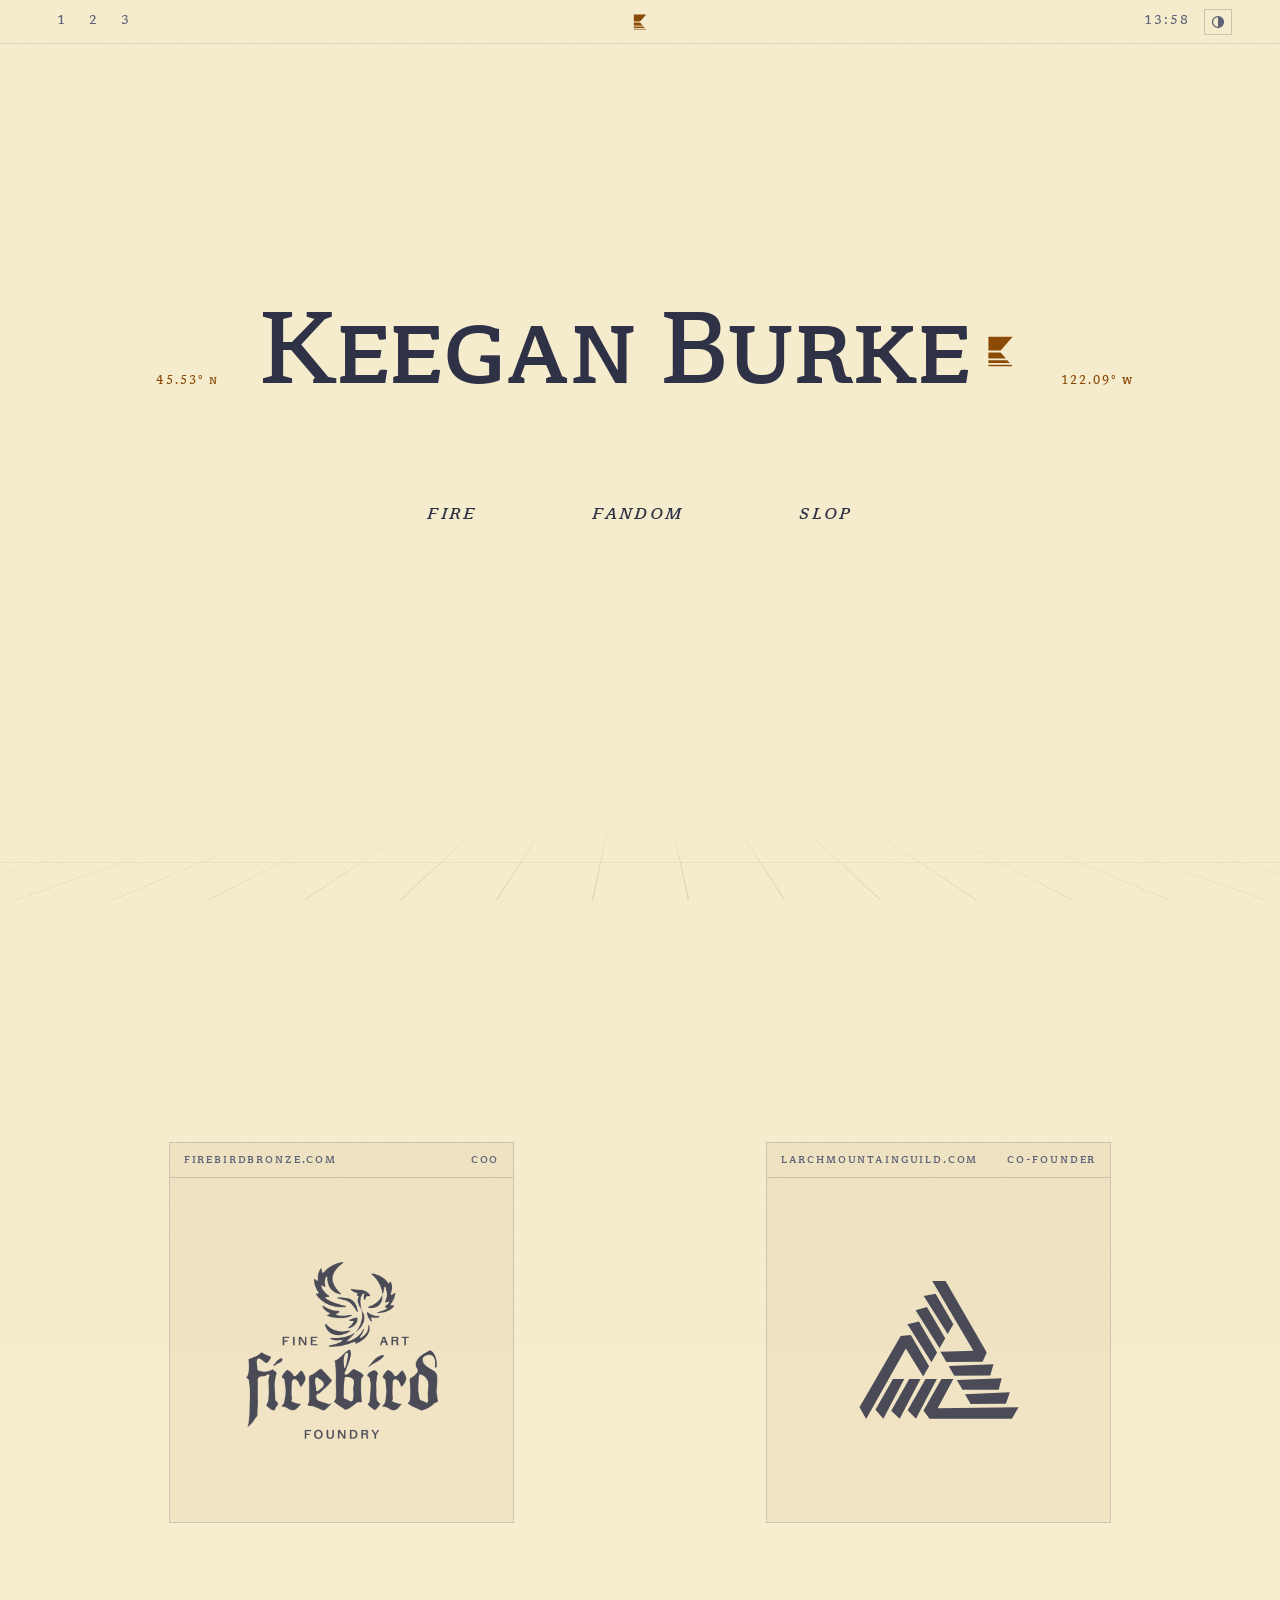
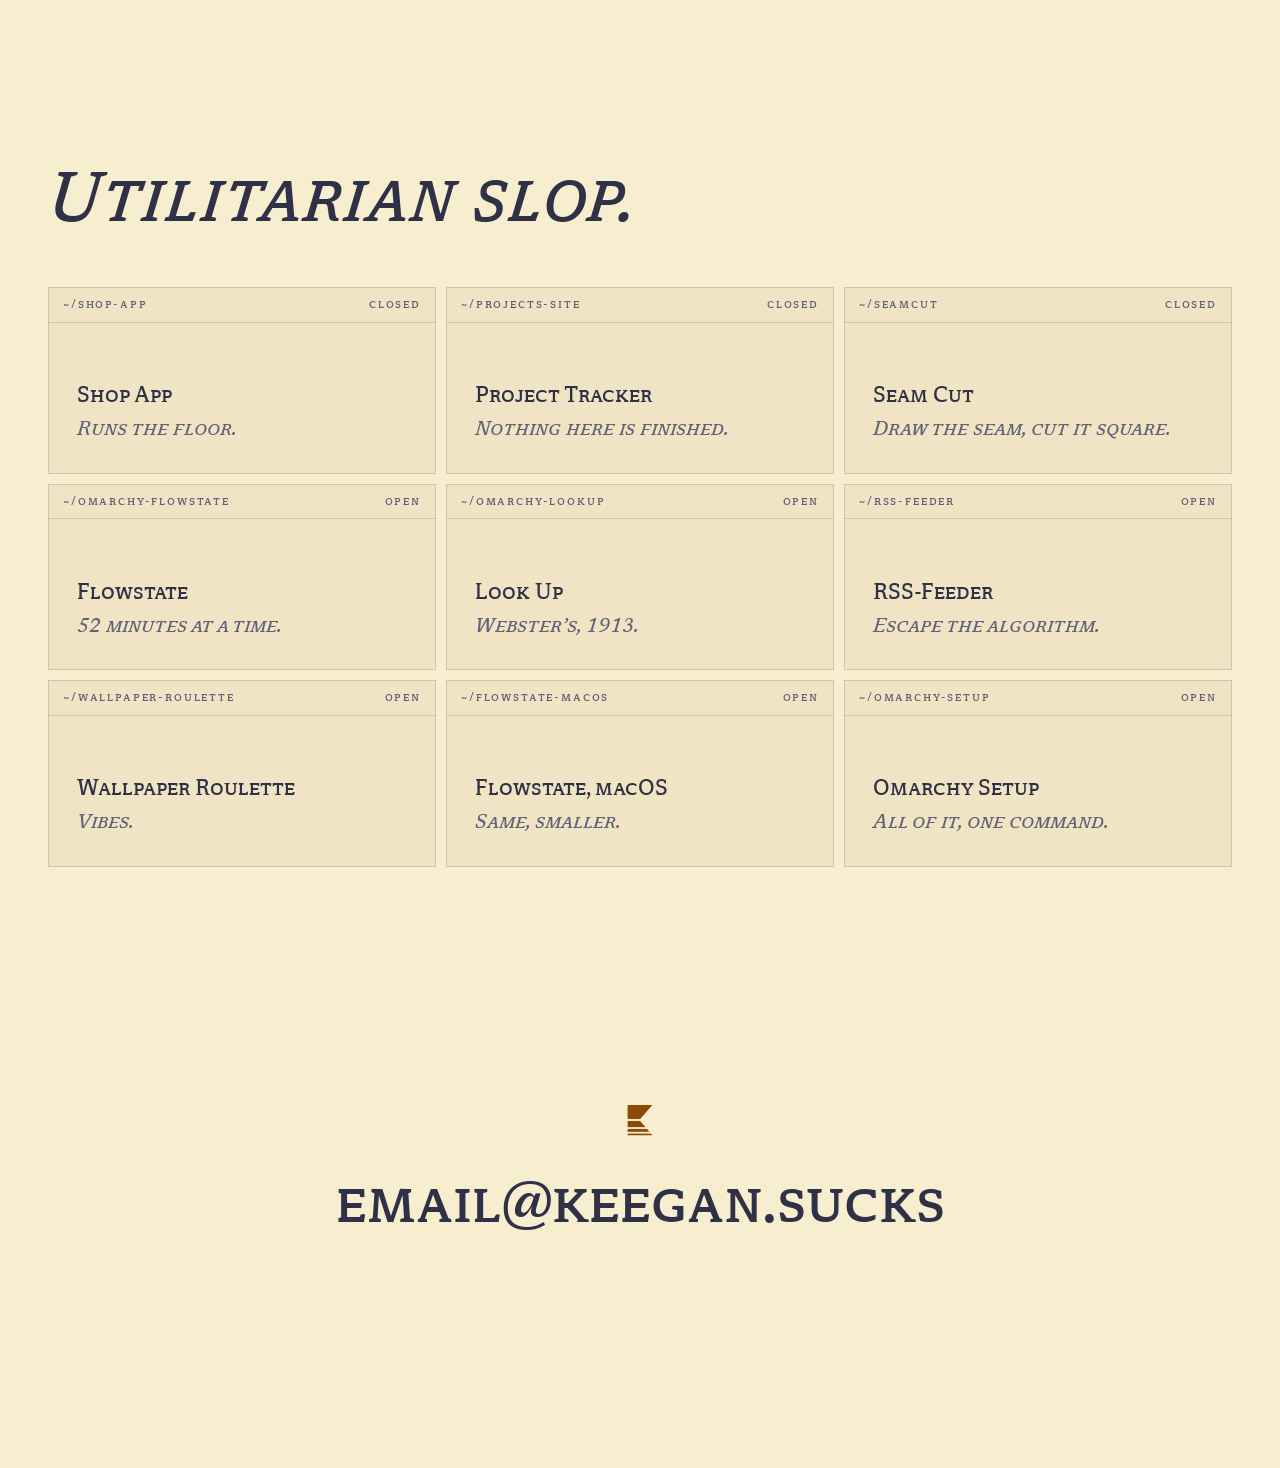
<file: index.html>
<!DOCTYPE html>
<html lang="en">
<head>
<meta charset="utf-8">
<meta name="viewport" content="width=device-width, initial-scale=1">
<title>Keegan Burke</title>
<meta name="description" content="Keegan Burke. Firebird Fine Art Foundry. Larch Mountain Guild.">
<meta name="color-scheme" content="light dark">
<meta name="theme-color" media="(prefers-color-scheme: light)" content="#f7eecf">
<meta name="theme-color" media="(prefers-color-scheme: dark)" content="#121212">
<link rel="canonical" href="https://keegan.sucks/">
<link rel="icon" href="/favicon.svg" type="image/svg+xml">
<link rel="icon" href="/favicon-32.png" type="image/png" sizes="32x32">
<link rel="apple-touch-icon" href="/apple-touch-icon.png">
<meta property="og:type" content="website">
<meta property="og:url" content="https://keegan.sucks/">
<meta property="og:title" content="Keegan Burke">
<meta property="og:description" content="45.53° N · 122.09° W">
<meta property="og:image" content="https://keegan.sucks/og.png">
<meta property="og:image:width" content="1200">
<meta property="og:image:height" content="630">
<meta name="twitter:card" content="summary_large_image">
<link rel="preload" href="/assets/fonts/Libron-Regular.woff2" as="font" type="font/woff2" crossorigin>
<script>
  // Set the theme before first paint: a saved choice wins, otherwise follow the system.
  try { var t = localStorage.getItem("theme"); if (t === "light" || t === "dark") document.documentElement.dataset.theme = t; } catch (e) {}
  document.documentElement.classList.add("js");
</script>
<link rel="stylesheet" href="/assets/site.css?v=8">
</head>
<body>

<a class="skip" href="#now">Skip</a>

<header class="bar" role="banner">
  <nav class="workspaces" aria-label="Sections">
    <a href="#now" data-ws="now">1</a>
    <a href="#code" data-ws="code">2</a>
    <a href="#contact" data-ws="contact">3</a>
  </nav>
  <a class="bar-mark" href="#top" aria-label="Back to top"><span class="mark" aria-hidden="true"></span></a>
  <div class="bar-right">
    <time class="clock" id="clock">--:--</time>
    <button class="theme-toggle" type="button" aria-label="Switch between light and dark" title="Light / dark (T)">
      <svg viewBox="0 0 16 16" aria-hidden="true"><circle cx="8" cy="8" r="6.25" fill="none" stroke="currentColor" stroke-width="1.5"/><path d="M8 1.75a6.25 6.25 0 0 1 0 12.5Z" fill="currentColor"/></svg>
    </button>
  </div>
</header>

<main>

  <section class="hero" id="top" aria-label="Keegan Burke">
    <div class="hero-inner">
      <p class="margin margin-l reveal">45.53° N</p>
      <h1 class="reveal">Keegan Burke<span class="cursor" aria-hidden="true"></span></h1>
      <p class="margin margin-r reveal">122.09° W</p>

      <ul class="triad reveal">
        <li><a href="#firebird" data-focus="firebird">Fire</a></li>
        <li><a href="#guild" data-focus="guild">Fandom</a></li>
        <li><a href="#code">Slop</a></li>
      </ul>
    </div>
    <div class="floor" aria-hidden="true"></div>
  </section>

  <section class="ws" id="now" aria-label="Firebird Fine Art Foundry and Larch Mountain Guild">
    <div class="tiles tiles-ventures">
      <a class="win win-venture reveal" id="firebird" href="https://firebirdbronze.com">
        <span class="win-bar"><span class="win-title">firebirdbronze.com</span><span class="win-meta">coo</span></span>
        <span class="win-body"><span class="logo logo-firebird" role="img" aria-label="Firebird Fine Art Foundry"></span></span>
      </a>
      <a class="win win-venture reveal" id="guild" href="https://larchmountainguild.com">
        <span class="win-bar"><span class="win-title">larchmountainguild.com</span><span class="win-meta">co-founder</span></span>
        <span class="win-body"><span class="logo logo-lmg" role="img" aria-label="Larch Mountain Guild"></span></span>
      </a>
    </div>
  </section>

  <section class="ws" id="code" aria-labelledby="code-h">
    <h2 id="code-h" class="slop reveal">Utilitarian slop.</h2>
    <div class="tiles tiles-code">
      <div class="win reveal">
        <span class="win-bar"><span class="win-title">~/shop-app</span><span class="win-meta">closed</span></span>
        <span class="win-body"><span class="win-h">Shop App</span><span class="win-p">Runs the floor.</span></span>
      </div>
      <div class="win reveal">
        <span class="win-bar"><span class="win-title">~/projects-site</span><span class="win-meta">closed</span></span>
        <span class="win-body"><span class="win-h">Project Tracker</span><span class="win-p">Nothing here is finished.</span></span>
      </div>
      <div class="win reveal">
        <span class="win-bar"><span class="win-title">~/seamcut</span><span class="win-meta">closed</span></span>
        <span class="win-body"><span class="win-h">Seam Cut</span><span class="win-p">Draw the seam, cut it square.</span></span>
      </div>
      <a class="win reveal" href="https://github.com/keegan-sucks/omarchy-flowstate">
        <span class="win-bar"><span class="win-title">~/omarchy-flowstate</span><span class="win-meta">open</span></span>
        <span class="win-body"><span class="win-h">Flowstate</span><span class="win-p">52 minutes at a time.</span></span>
      </a>
      <a class="win reveal" href="https://github.com/keegan-sucks/omarchy-lookup">
        <span class="win-bar"><span class="win-title">~/omarchy-lookup</span><span class="win-meta">open</span></span>
        <span class="win-body"><span class="win-h">Look Up</span><span class="win-p">Webster’s, 1913.</span></span>
      </a>
      <a class="win reveal" href="https://github.com/keegan-sucks/rss-feeder">
        <span class="win-bar"><span class="win-title">~/rss-feeder</span><span class="win-meta">open</span></span>
        <span class="win-body"><span class="win-h">RSS-Feeder</span><span class="win-p">Escape the algorithm.</span></span>
      </a>
      <a class="win reveal" href="https://github.com/keegan-sucks/omarchy-wallpaper-roulette">
        <span class="win-bar"><span class="win-title">~/wallpaper-roulette</span><span class="win-meta">open</span></span>
        <span class="win-body"><span class="win-h">Wallpaper Roulette</span><span class="win-p">Vibes.</span></span>
      </a>
      <a class="win reveal" href="https://github.com/keegan-sucks/flowstate-macos">
        <span class="win-bar"><span class="win-title">~/flowstate-macos</span><span class="win-meta">open</span></span>
        <span class="win-body"><span class="win-h">Flowstate, macOS</span><span class="win-p">Same, smaller.</span></span>
      </a>
      <a class="win reveal" href="https://github.com/keegan-sucks/omarchy-setup">
        <span class="win-bar"><span class="win-title">~/omarchy-setup</span><span class="win-meta">open</span></span>
        <span class="win-body"><span class="win-h">Omarchy Setup</span><span class="win-p">All of it, one command.</span></span>
      </a>
    </div>
  </section>

  <section class="ws contact" id="contact" aria-label="Contact">
    <span class="mark mark-lg reveal" aria-hidden="true"></span>
    <a class="mail reveal" href="mailto:email@keegan.sucks">email@keegan.sucks</a>
  </section>

</main>

<script src="/assets/site.js?v=8" defer></script>
</body>
</html>
</file>
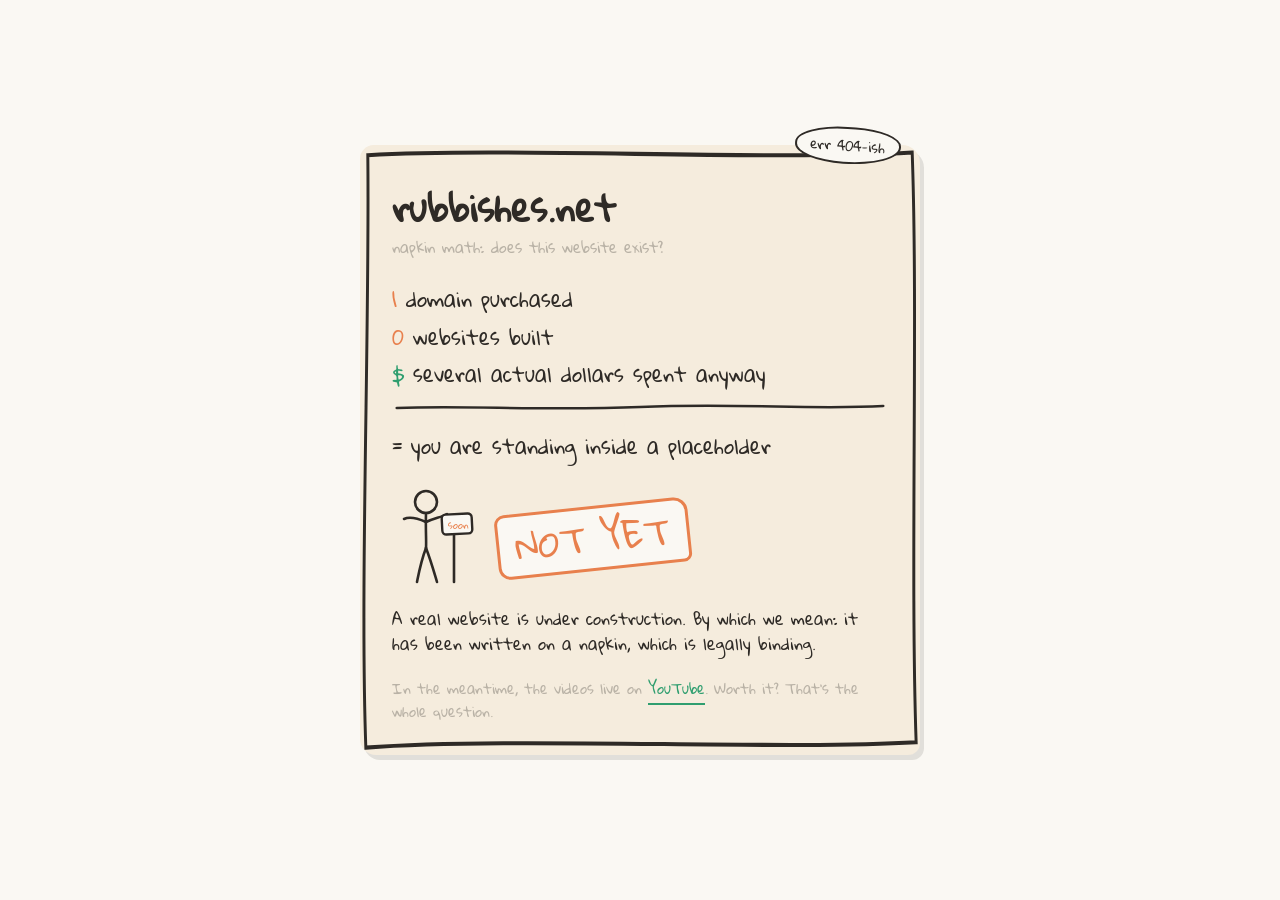
<file: rubbishes/index.html>
<!DOCTYPE html>
<html lang="en">
<head>
<meta charset="UTF-8">
<meta name="viewport" content="width=device-width, initial-scale=1.0">
<title>rubbishes</title>
<meta name="description" content="Rubbishes. Website under construction. We did the math.">
<link rel="preconnect" href="https://fonts.googleapis.com">
<link rel="preconnect" href="https://fonts.gstatic.com" crossorigin>
<link href="https://fonts.googleapis.com/css2?family=Gloria+Hallelujah&display=swap" rel="stylesheet">
<style>
  :root{
    --bg:#faf8f3;
    --line:#2e2a26;
    --soft:#f5ecdd;
    --accent:#e8804d;
    --green:#2f9e6f;
    --neutral:#b9b2a6;
  }
  *{box-sizing:border-box;margin:0;padding:0}
  html,body{height:100%}
  body{
    background:var(--bg);
    color:var(--line);
    font-family:'Gloria Hallelujah',cursive;
    display:flex;
    align-items:center;
    justify-content:center;
    padding:2rem 1rem;
    line-height:1.6;
  }
  .napkin{
    max-width:560px;
    width:100%;
    background:var(--soft);
    border-radius:14px 18px 12px 16px; /* deliberately uneven */
    padding:2.5rem 2rem 2rem;
    position:relative;
    box-shadow:4px 5px 0 rgba(46,42,38,.12);
  }
  /* hand-drawn border: an SVG rectangle that misses its corners */
  .napkin svg.border{
    position:absolute;inset:-6px;width:calc(100% + 12px);height:calc(100% + 12px);
    pointer-events:none;
  }
  h1{
    font-size:clamp(1.6rem,5vw,2.2rem);
    line-height:1.3;
    margin-bottom:.25rem;
  }
  .sub{
    color:var(--neutral);
    font-size:.95rem;
    margin-bottom:1.5rem;
  }
  .math{
    font-size:clamp(1.05rem,3.5vw,1.25rem);
    margin:0 0 .35rem;
  }
  .math .num{color:var(--accent)}
  .math .money{color:var(--green)}
  .rule{
    border:none;
    height:14px;
    margin:.6rem 0 1rem;
    background:no-repeat center/100% 100% url("data:image/svg+xml;utf8,<svg xmlns='http://www.w3.org/2000/svg' viewBox='0 0 400 14' preserveAspectRatio='none'><path d='M4 8 C 60 5, 120 11, 200 7 S 340 10, 396 6' stroke='%232e2a26' stroke-width='2.5' fill='none' stroke-linecap='round'/></svg>");
  }
  .verdict-row{
    display:flex;
    align-items:center;
    gap:1.25rem;
    flex-wrap:wrap;
    margin:1.5rem 0 1rem;
  }
  .stamp{
    font-size:clamp(1.5rem,6vw,2.1rem);
    color:var(--accent);
    border:3px solid var(--accent);
    border-radius:10px 14px 8px 12px;
    padding:.2rem 1rem .1rem;
    transform:rotate(-6deg);
    display:inline-block;
    animation:slam .45s cubic-bezier(.2,1.6,.4,1) .6s both;
    text-shadow:1px 1px 0 var(--bg);
    background:var(--bg);
  }
  @keyframes slam{
    from{transform:rotate(-14deg) scale(2.4);opacity:0}
    to{transform:rotate(-6deg) scale(1);opacity:1}
  }
  @media (prefers-reduced-motion:reduce){
    .stamp{animation:none}
  }
  .figure{flex:0 0 auto}
  .footer{
    margin-top:1.25rem;
    font-size:.9rem;
    color:var(--neutral);
  }
  .footer a{
    color:var(--green);
    text-decoration:none;
    border-bottom:2px solid var(--green);
  }
  .footer a:focus-visible{
    outline:3px dashed var(--accent);
    outline-offset:3px;
  }
  .errno{
    position:absolute;
    top:-1.1rem;
    right:1.2rem;
    background:var(--bg);
    border:2.5px solid var(--line);
    border-radius:50% 45% 55% 48%;
    padding:.35rem .8rem;
    transform:rotate(4deg);
    font-size:.85rem;
  }
</style>
</head>
<body>
  <main class="napkin">
    <svg class="border" viewBox="0 0 580 460" preserveAspectRatio="none" aria-hidden="true">
      <path d="M14 12 C 150 6, 420 16, 566 10 C 572 130, 564 320, 570 446
               C 430 452, 160 442, 12 450 C 6 330, 16 140, 14 12 Z"
            fill="none" stroke="var(--line)" stroke-width="3" stroke-linecap="round"/>
    </svg>

    <span class="errno">err 404-ish</span>

    <h1>rubbishes.net</h1>
    <p class="sub">napkin math: does this website exist?</p>

    <p class="math"><span class="num">1</span> domain purchased</p>
    <p class="math"><span class="num">0</span> websites built</p>
    <p class="math"><span class="money">$</span> several actual dollars spent anyway</p>
    <hr class="rule">
    <p class="math">= you are standing inside a placeholder</p>

    <div class="verdict-row">
      <svg class="figure" width="84" height="104" viewBox="0 0 84 104" aria-label="stick figure shrugging next to a sign that says soon">
        <!-- head -->
        <circle cx="34" cy="16" r="11" fill="none" stroke="var(--line)" stroke-width="2.6"/>
        <!-- body -->
        <path d="M34 27 C 33.5 45, 34.5 55, 34 62" fill="none" stroke="var(--line)" stroke-width="2.6" stroke-linecap="round"/>
        <!-- shrug arms -->
        <path d="M34 36 C 25 32, 18 30, 12 33" fill="none" stroke="var(--line)" stroke-width="2.6" stroke-linecap="round"/>
        <path d="M34 36 C 43 32, 50 31, 55 28" fill="none" stroke="var(--line)" stroke-width="2.6" stroke-linecap="round"/>
        <!-- legs -->
        <path d="M34 62 C 29 75, 27 86, 25 96" fill="none" stroke="var(--line)" stroke-width="2.6" stroke-linecap="round"/>
        <path d="M34 62 C 39 75, 42 86, 45 96" fill="none" stroke="var(--line)" stroke-width="2.6" stroke-linecap="round"/>
        <!-- little sign -->
        <path d="M62 44 L62 96" stroke="var(--line)" stroke-width="2.6" stroke-linecap="round"/>
        <rect x="50" y="28" width="30" height="20" rx="4" fill="var(--bg)" stroke="var(--line)" stroke-width="2.4" transform="rotate(-3 65 38)"/>
        <text x="56" y="43" font-family="'Gloria Hallelujah',cursive" font-size="10" fill="var(--accent)" transform="rotate(-3 65 38)">soon</text>
      </svg>
      <span class="stamp">NOT YET</span>
    </div>

    <p>A real website is under construction. By which we mean: it has been written on a napkin, which is legally binding.</p>

    <p class="footer">
      In the meantime, the videos live on
      <a href="https://www.youtube.com/@rubbishes">YouTube</a>.
      Worth it? That's the whole question.
    </p>
  </main>
</body>
</html>
</file>
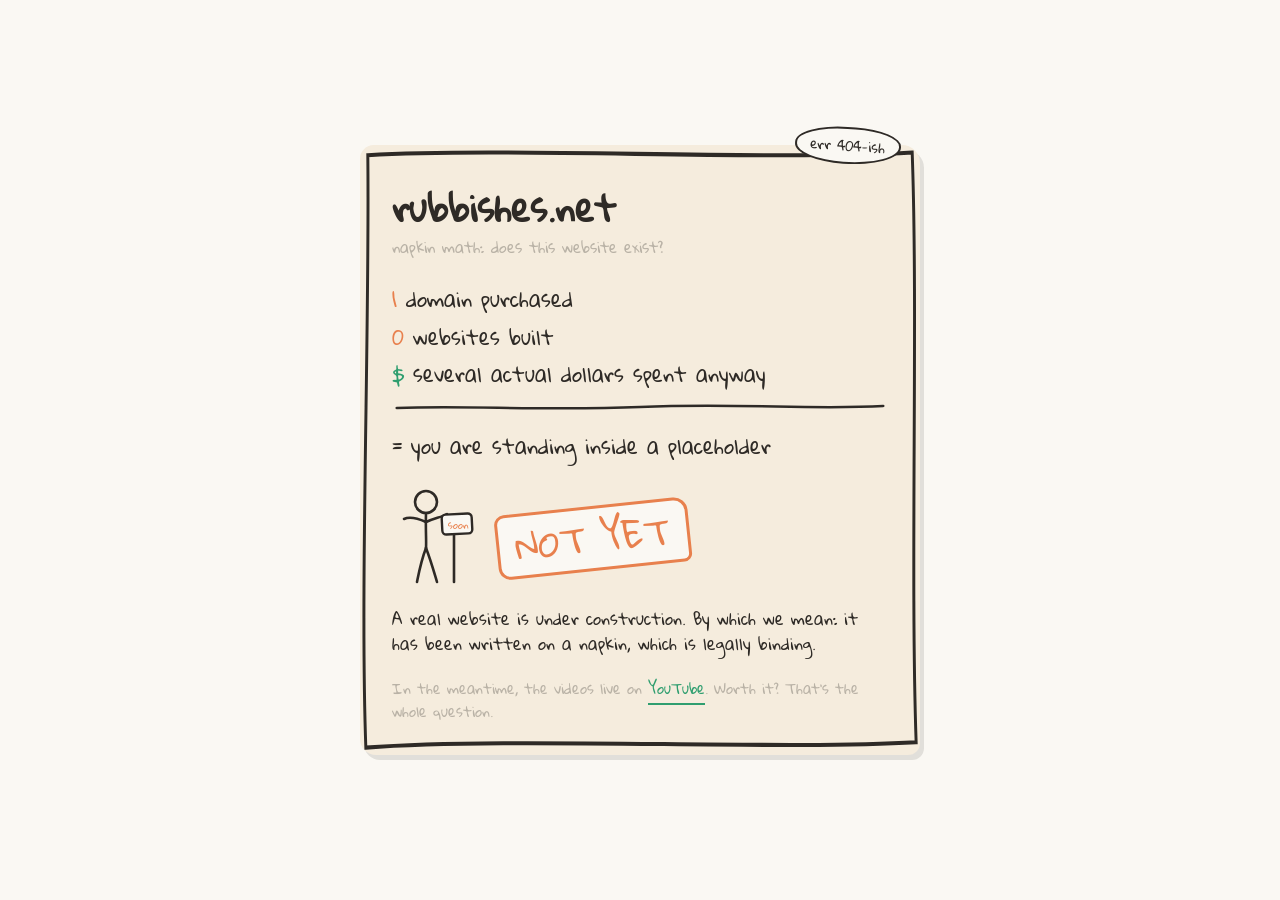
<file: rubbishes:index.html>
<!DOCTYPE html>
<html lang="en">
<head>
<meta charset="UTF-8">
<meta name="viewport" content="width=device-width, initial-scale=1.0">
<title>rubbishes.net — does this website exist?</title>
<meta name="description" content="Rubbishes. Website under construction. We did the math.">
<link rel="preconnect" href="https://fonts.googleapis.com">
<link rel="preconnect" href="https://fonts.gstatic.com" crossorigin>
<link href="https://fonts.googleapis.com/css2?family=Gloria+Hallelujah&display=swap" rel="stylesheet">
<style>
  :root{
    --bg:#faf8f3;
    --line:#2e2a26;
    --soft:#f5ecdd;
    --accent:#e8804d;
    --green:#2f9e6f;
    --neutral:#b9b2a6;
  }
  *{box-sizing:border-box;margin:0;padding:0}
  html,body{height:100%}
  body{
    background:var(--bg);
    color:var(--line);
    font-family:'Gloria Hallelujah',cursive;
    display:flex;
    align-items:center;
    justify-content:center;
    padding:2rem 1rem;
    line-height:1.6;
  }
  .napkin{
    max-width:560px;
    width:100%;
    background:var(--soft);
    border-radius:14px 18px 12px 16px; /* deliberately uneven */
    padding:2.5rem 2rem 2rem;
    position:relative;
    box-shadow:4px 5px 0 rgba(46,42,38,.12);
  }
  /* hand-drawn border: an SVG rectangle that misses its corners */
  .napkin svg.border{
    position:absolute;inset:-6px;width:calc(100% + 12px);height:calc(100% + 12px);
    pointer-events:none;
  }
  h1{
    font-size:clamp(1.6rem,5vw,2.2rem);
    line-height:1.3;
    margin-bottom:.25rem;
  }
  .sub{
    color:var(--neutral);
    font-size:.95rem;
    margin-bottom:1.5rem;
  }
  .math{
    font-size:clamp(1.05rem,3.5vw,1.25rem);
    margin:0 0 .35rem;
  }
  .math .num{color:var(--accent)}
  .math .money{color:var(--green)}
  .rule{
    border:none;
    height:14px;
    margin:.6rem 0 1rem;
    background:no-repeat center/100% 100% url("data:image/svg+xml;utf8,<svg xmlns='http://www.w3.org/2000/svg' viewBox='0 0 400 14' preserveAspectRatio='none'><path d='M4 8 C 60 5, 120 11, 200 7 S 340 10, 396 6' stroke='%232e2a26' stroke-width='2.5' fill='none' stroke-linecap='round'/></svg>");
  }
  .verdict-row{
    display:flex;
    align-items:center;
    gap:1.25rem;
    flex-wrap:wrap;
    margin:1.5rem 0 1rem;
  }
  .stamp{
    font-size:clamp(1.5rem,6vw,2.1rem);
    color:var(--accent);
    border:3px solid var(--accent);
    border-radius:10px 14px 8px 12px;
    padding:.2rem 1rem .1rem;
    transform:rotate(-6deg);
    display:inline-block;
    animation:slam .45s cubic-bezier(.2,1.6,.4,1) .6s both;
    text-shadow:1px 1px 0 var(--bg);
    background:var(--bg);
  }
  @keyframes slam{
    from{transform:rotate(-14deg) scale(2.4);opacity:0}
    to{transform:rotate(-6deg) scale(1);opacity:1}
  }
  @media (prefers-reduced-motion:reduce){
    .stamp{animation:none}
  }
  .figure{flex:0 0 auto}
  .footer{
    margin-top:1.25rem;
    font-size:.9rem;
    color:var(--neutral);
  }
  .footer a{
    color:var(--green);
    text-decoration:none;
    border-bottom:2px solid var(--green);
  }
  .footer a:focus-visible{
    outline:3px dashed var(--accent);
    outline-offset:3px;
  }
  .errno{
    position:absolute;
    top:-1.1rem;
    right:1.2rem;
    background:var(--bg);
    border:2.5px solid var(--line);
    border-radius:50% 45% 55% 48%;
    padding:.35rem .8rem;
    transform:rotate(4deg);
    font-size:.85rem;
  }
</style>
</head>
<body>
  <main class="napkin">
    <svg class="border" viewBox="0 0 580 460" preserveAspectRatio="none" aria-hidden="true">
      <path d="M14 12 C 150 6, 420 16, 566 10 C 572 130, 564 320, 570 446
               C 430 452, 160 442, 12 450 C 6 330, 16 140, 14 12 Z"
            fill="none" stroke="var(--line)" stroke-width="3" stroke-linecap="round"/>
    </svg>

    <span class="errno">err 404-ish</span>

    <h1>rubbishes.net</h1>
    <p class="sub">napkin math: does this website exist?</p>

    <p class="math"><span class="num">1</span> domain purchased</p>
    <p class="math"><span class="num">0</span> websites built</p>
    <p class="math"><span class="money">$</span> several actual dollars spent anyway</p>
    <hr class="rule">
    <p class="math">= you are standing inside a placeholder</p>

    <div class="verdict-row">
      <svg class="figure" width="84" height="104" viewBox="0 0 84 104" aria-label="stick figure shrugging next to a sign that says soon">
        <!-- head -->
        <circle cx="34" cy="16" r="11" fill="none" stroke="var(--line)" stroke-width="2.6"/>
        <!-- body -->
        <path d="M34 27 C 33.5 45, 34.5 55, 34 62" fill="none" stroke="var(--line)" stroke-width="2.6" stroke-linecap="round"/>
        <!-- shrug arms -->
        <path d="M34 36 C 25 32, 18 30, 12 33" fill="none" stroke="var(--line)" stroke-width="2.6" stroke-linecap="round"/>
        <path d="M34 36 C 43 32, 50 31, 55 28" fill="none" stroke="var(--line)" stroke-width="2.6" stroke-linecap="round"/>
        <!-- legs -->
        <path d="M34 62 C 29 75, 27 86, 25 96" fill="none" stroke="var(--line)" stroke-width="2.6" stroke-linecap="round"/>
        <path d="M34 62 C 39 75, 42 86, 45 96" fill="none" stroke="var(--line)" stroke-width="2.6" stroke-linecap="round"/>
        <!-- little sign -->
        <path d="M62 44 L62 96" stroke="var(--line)" stroke-width="2.6" stroke-linecap="round"/>
        <rect x="50" y="28" width="30" height="20" rx="4" fill="var(--bg)" stroke="var(--line)" stroke-width="2.4" transform="rotate(-3 65 38)"/>
        <text x="56" y="43" font-family="'Gloria Hallelujah',cursive" font-size="10" fill="var(--accent)" transform="rotate(-3 65 38)">soon</text>
      </svg>
      <span class="stamp">NOT YET</span>
    </div>

    <p>A real website is under construction. By which we mean: it has been written on a napkin, which is legally binding.</p>

    <p class="footer">
      In the meantime, the videos live on
      <a href="https://www.youtube.com/@rubbishes">YouTube</a>.
      Worth it? That's the whole question.
    </p>
  </main>
</body>
</html>
</file>
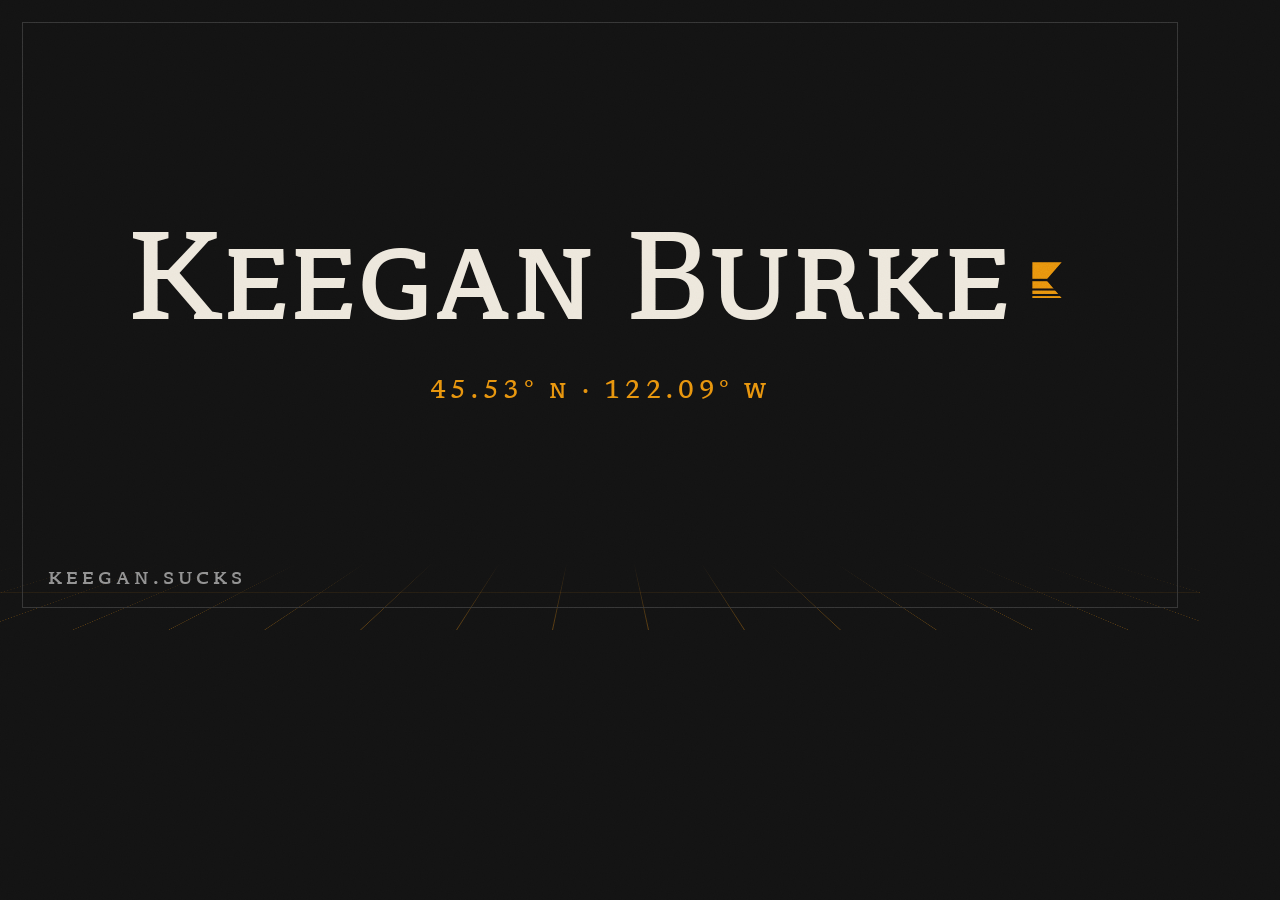
<file: assets/og-source.html>
<!DOCTYPE html>
<!-- Source for /og.png (1200x630). Re-render with a headless browser at that size. -->
<html lang="en">
<head>
<meta charset="utf-8">
<title>og source</title>
<link rel="stylesheet" href="/assets/site.css">
<style>
  html, body { width: 1200px; height: 630px; overflow: hidden; }
  body::after { opacity: .35; animation: none; }
  .og { position: relative; height: 630px; display: grid; place-items: center; text-align: center; overflow: hidden; isolation: isolate; }
  .og h1 { font-weight: 400; color: var(--hi); font-size: 124px; line-height: 1; }
  .og h1 .cursor { animation: none; }
  .og p { margin-top: 26px; color: var(--accent); font-variant-caps: all-small-caps; letter-spacing: .18em; font-size: 26px; }
  .og .url { position: absolute; left: 48px; bottom: 36px; color: var(--dim); font-variant-caps: all-small-caps; letter-spacing: .18em; font-size: 22px; }
  .og .floor { height: 40%; animation: none; }
  .og .frame { position: absolute; inset: 22px; border: 1px solid var(--line); pointer-events: none; }
</style>
</head>
<body data-theme="dark">
  <div class="og">
    <div>
      <h1>Keegan Burke<span class="cursor"></span></h1>
      <p>45.53° N · 122.09° W</p>
    </div>
    <span class="url">keegan.sucks</span>
    <div class="floor"></div>
    <div class="frame"></div>
  </div>
  <script>document.documentElement.dataset.theme = "dark";</script>
</body>
</html>
</file>
<file: assets/site.css>
/* keegan.sucks
   Light = Keegan's cream Omarchy overlay. Dark = Omarchy Matte Black.
   One accent (bronze / amber phosphor). Libron small caps throughout. */

@font-face { font-family: "Libron"; src: url("fonts/Libron-Regular.woff2") format("woff2"); font-weight: 400; font-style: normal; font-display: swap; }
@font-face { font-family: "Libron"; src: url("fonts/Libron-Italic.woff2") format("woff2"); font-weight: 400; font-style: italic; font-display: swap; }
@font-face { font-family: "Libron"; src: url("fonts/Libron-Bold.woff2") format("woff2"); font-weight: 700; font-style: normal; font-display: swap; }

:root {
  /* light: cream (omarchy-setup cream overlay) + Catppuccin Latte ink */
  --bg: #f7eecf;
  --panel: #f0e4c4;
  --panel-2: #ebe2c4;
  --line: #ccc5b2;
  --text: #4c4f69;
  --hi: #2f3146;
  --dim: #5f6278;
  --accent: #8c4a06;
  --grid: rgba(140, 74, 6, 0.22);
  --grain: 0.06;
  --grain-blend: multiply;
  color-scheme: light;
}
@media (prefers-color-scheme: dark) {
  :root:not([data-theme="light"]) {
    --bg: #121212; --panel: #161616; --panel-2: #1e1e1e; --line: #333333;
    --text: #bebebe; --hi: #ece6da; --dim: #8a8a8a; --accent: #e68e0d;
    --grid: rgba(230, 142, 13, 0.32); --grain: 0.4; --grain-blend: overlay;
    color-scheme: dark;
  }
}
:root[data-theme="dark"] {
  --bg: #121212; --panel: #161616; --panel-2: #1e1e1e; --line: #333333;
  --text: #bebebe; --hi: #ece6da; --dim: #8a8a8a; --accent: #e68e0d;
  --grid: rgba(230, 142, 13, 0.32); --grain: 0.4; --grain-blend: overlay;
  color-scheme: dark;
}

:root {
  --gap: 10px;                 /* Hyprland gaps */
  --radius: 0px;               /* Omarchy windows are square */
  --gutter: clamp(16px, 4vw, 48px);
  --track: 0.16em;             /* Hazeltine-wide label tracking */
  --ease: cubic-bezier(.2, .7, .2, 1);
}

*, *::before, *::after { box-sizing: border-box; }
* { margin: 0; padding: 0; }
html { scroll-behavior: smooth; scroll-padding-top: 64px; -webkit-text-size-adjust: 100%; }
body {
  background: var(--bg);
  color: var(--text);
  font-family: "Libron", Georgia, "Times New Roman", serif;
  font-variant-caps: small-caps;
  font-size: clamp(17px, 0.35vw + 15.5px, 20px);
  line-height: 1.55;
  -webkit-font-smoothing: antialiased;
  text-rendering: optimizeLegibility;
  overflow-x: hidden;
  transition: background-color .4s var(--ease), color .4s var(--ease);
}
a { color: inherit; text-decoration: none; }
ul { list-style: none; }
::selection { background: var(--accent); color: var(--bg); }
:focus-visible { outline: 1px solid var(--accent); outline-offset: 4px; }

.skip { position: absolute; left: -999px; top: 8px; z-index: 100; background: var(--accent); color: var(--bg); padding: 6px 12px; }
.skip:focus { left: 8px; }

/* film grain over everything, like the Hazeltine sites */
body::after {
  content: ""; position: fixed; inset: -50%; z-index: 90; pointer-events: none;
  background-image: url("data:image/svg+xml,%3Csvg xmlns='http://www.w3.org/2000/svg' width='220' height='220'%3E%3Cfilter id='n'%3E%3CfeTurbulence type='fractalNoise' baseFrequency='.85' numOctaves='3' stitchTiles='stitch'/%3E%3CfeColorMatrix values='0 0 0 0 .5 0 0 0 0 .5 0 0 0 0 .5 0 0 0 1 0'/%3E%3C/filter%3E%3Crect width='100%25' height='100%25' filter='url(%23n)'/%3E%3C/svg%3E");
  opacity: var(--grain);
  mix-blend-mode: var(--grain-blend);
}

/* labels: tiny, all small caps, wide tracked */
.margin, .win-bar, .bar, .triad {
  font-variant-caps: all-small-caps;
  letter-spacing: var(--track);
}

/* the mark, as a mask so it takes the current accent */
.mark {
  display: inline-block; width: 1em; height: 1em;
  background: var(--accent);
  -webkit-mask: url("mark.svg") center / contain no-repeat;
          mask: url("mark.svg") center / contain no-repeat;
}

/* ---------- top bar (waybar-ish) ---------- */
.bar {
  position: fixed; inset: 0 0 auto 0; z-index: 50;
  display: grid; grid-template-columns: 1fr auto 1fr; align-items: center;
  height: 44px; padding: 0 var(--gutter);
  background: color-mix(in srgb, var(--bg) 82%, transparent);
  -webkit-backdrop-filter: blur(10px); backdrop-filter: blur(10px);
  border-bottom: 1px solid color-mix(in srgb, var(--line) 60%, transparent);
  font-size: 0.82rem;
  color: var(--dim);
}
.workspaces { display: flex; gap: 4px; }
.workspaces a {
  display: inline-flex; align-items: center; gap: .5em;
  height: 26px; padding: 0 .6em; border: 1px solid transparent;
  transition: color .2s, border-color .2s;
}
.workspaces a { font-variant-numeric: lining-nums; }
.workspaces a:hover { color: var(--hi); }
.workspaces a.active { color: var(--accent); border-color: var(--accent); }
.bar-mark { justify-self: center; font-size: 22px; line-height: 0; }
.bar-right { justify-self: end; display: flex; align-items: center; gap: 14px; }
.clock { font-variant-numeric: tabular-nums lining-nums; }
.theme-toggle {
  display: grid; place-items: center; width: 28px; height: 26px;
  background: none; border: 1px solid var(--line); color: var(--dim); cursor: pointer;
  transition: color .2s, border-color .2s;
}
.theme-toggle:hover { color: var(--accent); border-color: var(--accent); }
.theme-toggle svg { width: 14px; height: 14px; }

/* ---------- hero ---------- */
.hero {
  position: relative; min-height: 100svh;
  display: grid; place-items: center;
  padding: 96px var(--gutter) 18vh;
  overflow: hidden; isolation: isolate;
}
.hero-inner {
  display: grid; justify-items: center; text-align: center;
  grid-template-columns: 1fr auto 1fr; column-gap: clamp(16px, 3vw, 48px);
  max-width: 1400px; width: 100%;
}
.hero h1 {
  grid-column: 2; grid-row: 1;
  font-weight: 400; color: var(--hi);
  font-size: clamp(2.8rem, 8vw, 8rem);
  line-height: .95; letter-spacing: -0.01em;
  white-space: nowrap;
}
.cursor {
  display: inline-block; width: .42em; height: .62em; margin-left: .08em;
  vertical-align: baseline;
  background: var(--accent);
  -webkit-mask: url("mark.svg") center / contain no-repeat;
          mask: url("mark.svg") center / contain no-repeat;
  animation: blink 1.1s steps(1) infinite;
}
@keyframes blink { 50% { opacity: 0; } }
.margin { grid-row: 1; align-self: end; padding-bottom: .9em; color: var(--accent); font-size: .78rem; white-space: nowrap; }
.margin-l { grid-column: 1; justify-self: end; }
.margin-r { grid-column: 3; justify-self: start; }
.lede {
  grid-column: 1 / -1; max-width: 34em; margin-top: clamp(28px, 4vw, 48px);
  font-size: clamp(1rem, .6vw + .85rem, 1.25rem); color: var(--text);
}
.triad {
  grid-column: 1 / -1; display: flex; gap: clamp(28px, 9vw, 140px);
  margin-top: clamp(48px, 8vw, 96px);
  font-style: italic; font-size: clamp(1.15rem, 1.6vw, 1.6rem); letter-spacing: .12em;
}
.triad a { color: var(--hi); border-bottom: 1px solid transparent; transition: color .2s, border-color .2s; }
.triad a:hover { color: var(--accent); border-color: var(--accent); }

/* future-retro horizon grid: still, so nothing shimmers */
.floor {
  position: absolute; z-index: -1; left: -50%; right: -50%; bottom: 0; height: 40%;
  background-image:
    linear-gradient(var(--grid) 1.5px, transparent 1.5px),
    linear-gradient(90deg, var(--grid) 1.5px, transparent 1.5px);
  background-size: 96px 96px; background-position: center bottom;
  transform: perspective(420px) rotateX(62deg); transform-origin: 50% 100%;
  -webkit-mask-image: linear-gradient(to top, #000 0%, rgba(0,0,0,.5) 35%, transparent 80%);
          mask-image: linear-gradient(to top, #000 0%, rgba(0,0,0,.5) 35%, transparent 80%);
  opacity: 1;
}

/* ---------- sections ---------- */
.ws { --pad: clamp(72px, 12vw, 160px); padding: var(--pad) var(--gutter) 0; max-width: 1400px; margin: 0 auto; }
/* jumps (1/2/3, links) land on the content, not on the empty padding above it */
.ws:not(.contact) { scroll-margin-top: calc(-1 * var(--pad)); }

/* ---------- windows (Hyprland tiles) ---------- */
.tiles { display: grid; gap: var(--gap); }
.win {
  position: relative; display: flex; flex-direction: column;
  background: var(--panel); border: 1px solid var(--line); border-radius: var(--radius);
  transition: border-color .25s var(--ease), background-color .25s var(--ease);
}
a.win:hover, a.win:focus-visible { border-color: var(--accent); background: var(--panel-2); outline: none; }
.win-bar {
  display: flex; justify-content: space-between; gap: 12px;
  padding: 8px 14px; border-bottom: 1px solid var(--line);
  font-size: .72rem; color: var(--dim);
  transition: border-color .25s var(--ease), color .25s;
}
a.win:hover .win-bar, a.win:focus-visible .win-bar { border-color: var(--accent); color: var(--accent); }
.win-title { overflow: hidden; text-overflow: ellipsis; white-space: nowrap; }
.win-meta { flex: none; white-space: nowrap; }
.win-body { display: flex; flex-direction: column; gap: 6px; padding: clamp(18px, 2.2vw, 28px); flex: 1; }
.win-h { color: var(--hi); font-size: 1.3rem; line-height: 1.15; }
.win-p { color: var(--dim); font-style: italic; }

/* the two companies: logos only */
.tiles-ventures { grid-template-columns: 1fr 1fr; align-items: center; min-height: clamp(416px, calc(58vh + 36px), 636px); }
/* compact windows, each centered in its half, so the logos stay where they were */
.win-venture { justify-self: center; width: min(100%, clamp(280px, 27vw, 380px)); }
.win-venture .win-body { aspect-ratio: 1; align-items: center; justify-content: center; }
.logo {
  width: clamp(130px, 15vw, 220px); aspect-ratio: 1;
  background: var(--hi); opacity: .85;
  -webkit-mask: var(--logo) center / contain no-repeat;
          mask: var(--logo) center / contain no-repeat;
  transition: background-color .3s var(--ease), scale .6s var(--ease), opacity .3s;
}
.logo-firebird { --logo: url("partners/firebird.webp"); }
.logo-lmg { --logo: url("partners/lmg.svg"); width: clamp(110px, 12.5vw, 180px); }
.win-venture:hover .logo, .win-venture:focus-visible .logo, .win-venture.focused .logo { background: var(--accent); scale: 1.04; opacity: 1; }
/* Fire / Fandom focus one window, Hyprland-style: bronze border on it, the other dims */
.win-venture { transition: border-color .25s var(--ease), background-color .25s var(--ease), opacity .5s var(--ease); }
.win-venture.focused { border-color: var(--accent); background: var(--panel-2); }
.win-venture.focused .win-bar { border-color: var(--accent); color: var(--accent); }
.win-venture.dimmed, .js .win-venture.reveal.dimmed { opacity: .35; }

/* code */
.slop {
  font-weight: 400; font-style: italic; color: var(--hi);
  font-size: clamp(2.2rem, 5.5vw, 4.8rem); line-height: 1;
  margin: 0 0 clamp(28px, 4vw, 56px);
}
.tiles-code { grid-template-columns: repeat(3, 1fr); }
.tiles-code .win-body { min-height: 150px; justify-content: flex-end; }
@media (min-width: 1101px) { .tiles-code .win:last-child:nth-child(3n+1) { grid-column: 1 / -1; } }

/* contact */
.contact { display: grid; justify-items: center; text-align: center; padding-top: clamp(120px, 18vw, 240px); padding-bottom: clamp(120px, 18vw, 240px); }
.mark-lg { font-size: 44px; margin-bottom: 32px; }
.mail { color: var(--hi); font-size: clamp(1.6rem, 4.6vw, 3.6rem); line-height: 1.1; border-bottom: 1px solid transparent; transition: color .2s, border-color .2s; overflow-wrap: anywhere; }
.mail:hover { color: var(--accent); border-color: var(--accent); }

/* scroll reveal (only when JS is running, so nothing is ever stuck hidden) */
.js .reveal { opacity: 0; transform: translateY(14px); transition: opacity .9s var(--ease), transform .9s var(--ease); }
.js .reveal.in { opacity: 1; transform: none; }
.js .hero .reveal:nth-child(2) { transition-delay: .1s; }
.js .hero .reveal:nth-child(3) { transition-delay: .2s; }
.js .hero .reveal:nth-child(4) { transition-delay: .45s; }
.tiles .reveal:nth-child(3n+2) { transition-delay: .06s; }
.tiles .reveal:nth-child(3n) { transition-delay: .12s; }

/* ---------- responsive ---------- */
@media (max-width: 1100px) {
  .tiles-code { grid-template-columns: 1fr 1fr; }
  .tiles-code .win:last-child:nth-child(odd) { grid-column: 1 / -1; }
  .hero-inner { grid-template-columns: 1fr; }
  .hero h1 { grid-column: 1; grid-row: 2; }
  .margin { grid-column: 1; justify-self: center; padding: 0; }
  .margin-l { grid-row: 1; margin-bottom: 18px; }
  .margin-r { grid-row: 3; margin-top: 16px; }
}
@media (max-width: 760px) {
  .bar { grid-template-columns: auto 1fr auto; }
  .hero h1 { white-space: normal; font-size: clamp(3rem, 17vw, 5.5rem); }
  .triad { gap: 32px; }
  .tiles-ventures, .tiles-code { grid-template-columns: 1fr; }
  .tiles-ventures { min-height: 0; }
  .win-venture { width: min(100%, 240px); }
  .tiles-code .win-body { min-height: 0; }
}

@media (prefers-reduced-motion: reduce) {
  html { scroll-behavior: auto; }
  .cursor { animation: none; }
  .js .reveal { opacity: 1; transform: none; transition: none; }
}
</file>
